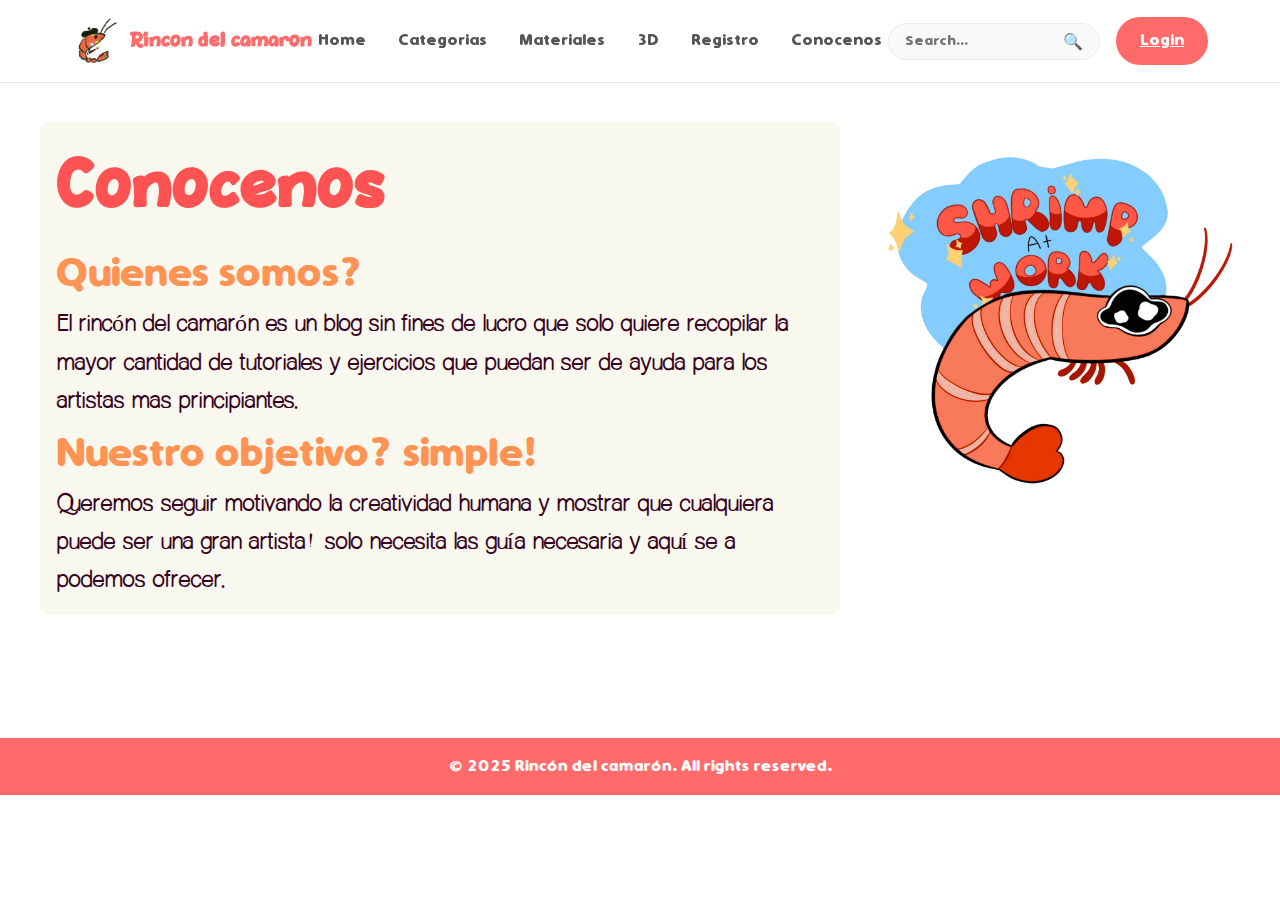
<file: web/AbouUs.html>
<!DOCTYPE html>
<html lang="es">
<head>
    <meta charset="UTF-8">
    <meta name="viewport" content="width=device-width, initial-scale=1.0">
    <title>Sobre nosotros</title>
    <link rel="stylesheet" href="../css/styleLI.css">
    <link rel="shortcut icon" href="../img/icono.png" type="image/x-icon">
</head>
<body>
    <header class="header">
        <div class="nav-container">
            <div class="logo-section">
                <img height="50px" src="../img/icono.png" alt="">
                <span class="logo-text">Rincon del camaron</span>
            </div>
            
            <nav class="navigation">
               <a href="../index.html" class="nav-link">Home</a>
                <a href="./Categorias.html" class="nav-link">Categorias</a>
                <a href="./Materiales.html" class="nav-link">Materiales</a>
                <a href="#" class="nav-link">3D</a>
                <a href="./Registro.html" class="nav-link">Registro</a>
                <a href="./AbouUs.html" class="nav-link">Conocenos</a>
            </nav>
            
            <div class="header-actions">
                <div class="search-container">
                    <input type="text" placeholder="Search..." class="search-input">
                    <button class="search-btn">🔍</button>
                </div>
                <a href="LogIn.html" class="login-btn">Login</a>
            </div>
        </div>
    </header>
<!-- Encabezado -->
 <main class="main-about">
    <div class="about-gal">
        <section class="about-us">
            <h2 class="about-title">Conocenos</h2>
            <h1 class="about-q">Quienes somos?</h1>
            <p class="about-text">
                El rincón del camarón es un  blog sin fines de lucro que solo quiere recopilar la mayor cantidad de tutoriales y ejercicios que puedan ser de ayuda para los artistas mas principiantes.
            </p>
            <h3 class="about-q">Nuestro objetivo? simple!</h3>
            <p class="about-text">
                Queremos seguir motivando la creatividad humana y mostrar que cualquiera puede ser una gran artista! solo necesita las guía necesaria y aquí se a podemos ofrecer.
            </p>
        </section> 
        <div class="about-us-image">
                <img src="../img/camaron.png" alt="Drawing image">
            </div>
        </div>
    </main>


    <!-- PieDePagina -->
        <footer>
           <p>&copy; 2025 Rincón del camarón. All rights reserved.</p>
        </footer>
</body>
</html>
</file>
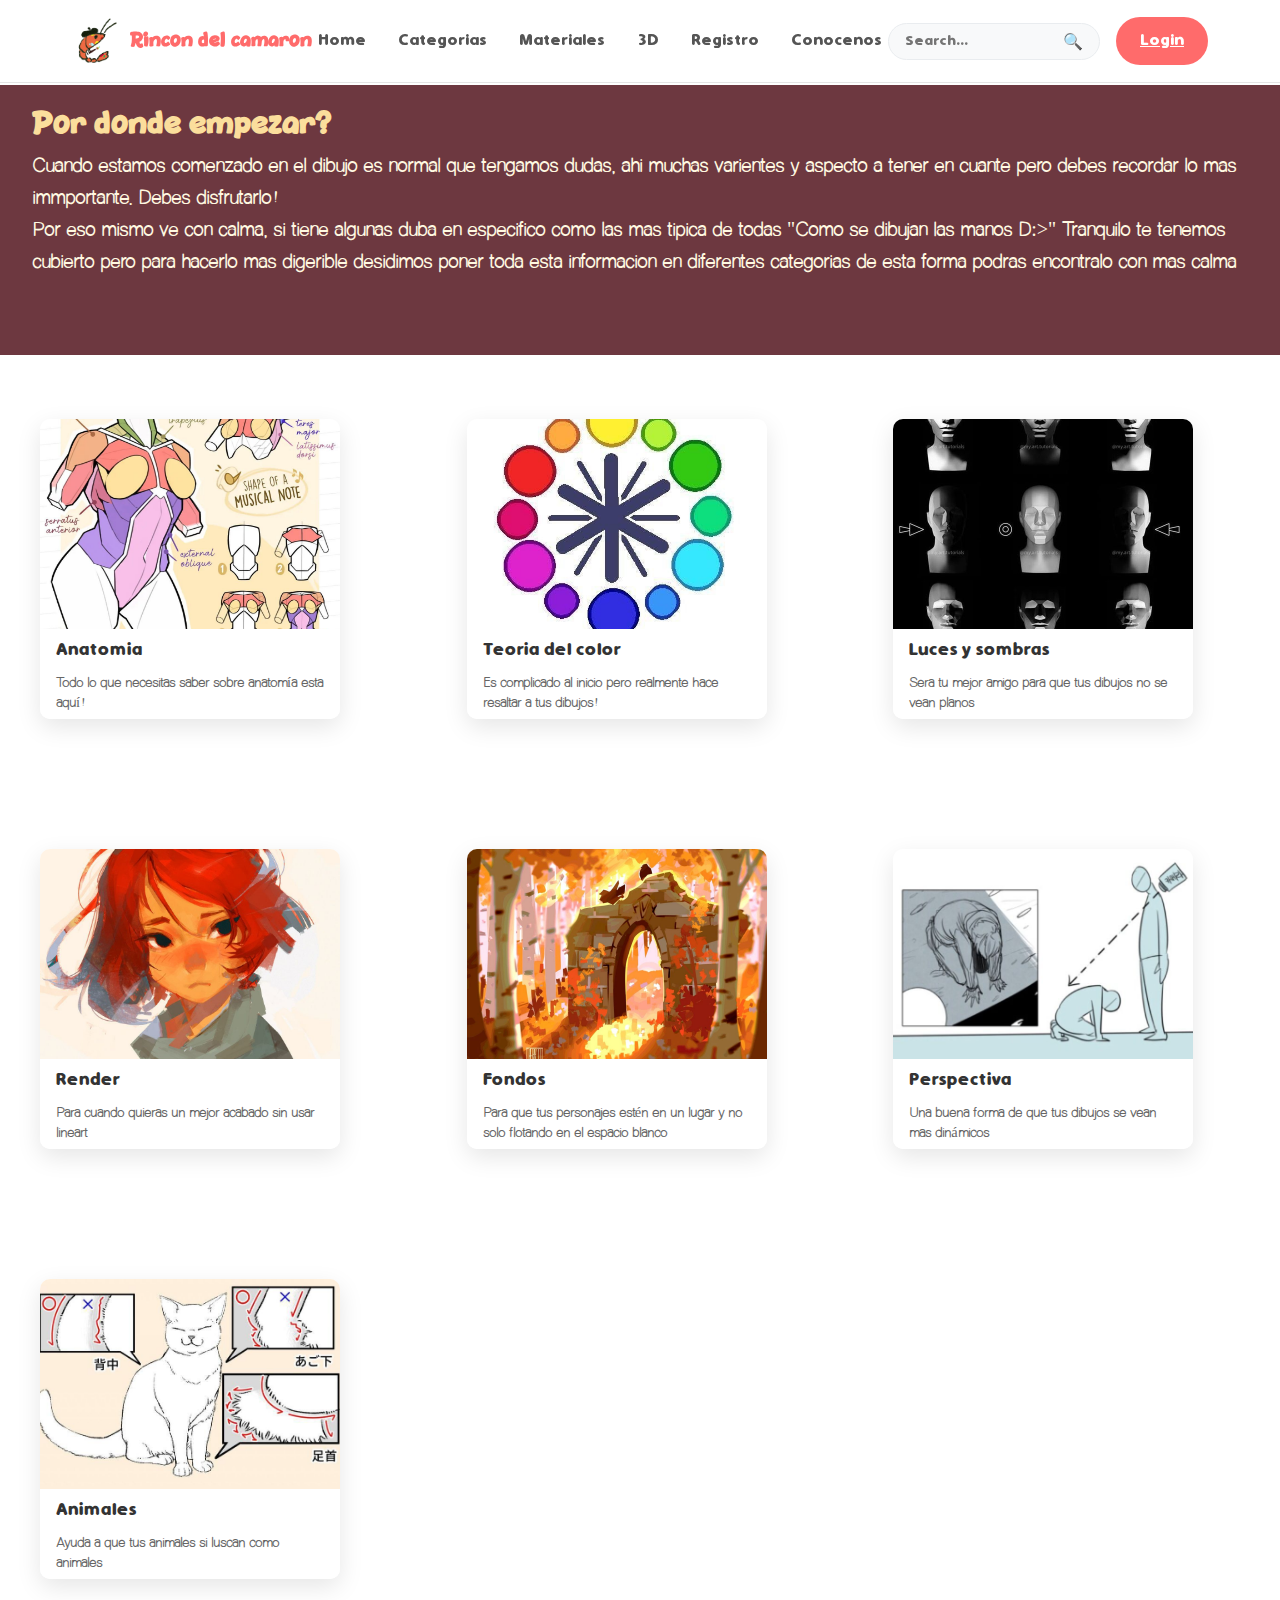
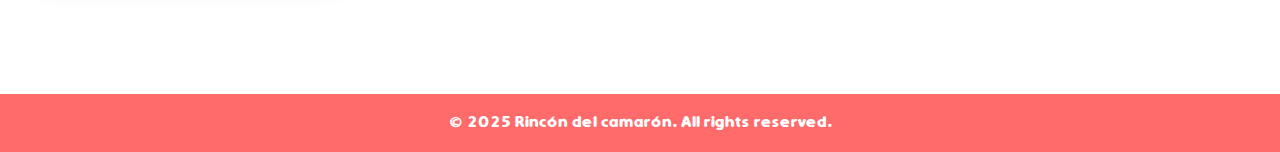
<file: web/Categorias.html>
<!DOCTYPE html>
<html lang="es">
<head>
    <meta charset="UTF-8">
    <meta name="viewport" content="width=device-width, initial-scale=1.0">
    <title>Categorias</title>
    <link rel="stylesheet" href="../css/styleLI.css">
    <link rel="shortcut icon" href="../img/icono.png" type="image/x-icon">
</head>
<body>
    <header class="header">
        <div class="nav-container">
            <div class="logo-section">
                <img height="50px" src="../img/icono.png" alt="">
                <span class="logo-text">Rincon del camaron</span>
            </div>
            
            <nav class="navigation">
                <a href="../index.html" class="nav-link">Home</a>
                <a href="./Categorias.html" class="nav-link">Categorias</a>
                <a href="./Materiales.html" class="nav-link">Materiales</a>
                <a href="#" class="nav-link">3D</a>
                <a href="./Registro.html" class="nav-link">Registro</a>
                <a href="./AbouUs.html" class="nav-link">Conocenos</a>
            </nav>
            
            <div class="header-actions">
                <div class="search-container">
                    <input type="text" placeholder="Search..." class="search-input">
                    <button class="search-btn">🔍</button>
                </div>
                <a href="LogIn.html" class="login-btn">Login</a>
            </div>
        </div>
    </header>

    <main class="des-principal">
        <section class="des-section">
            <div class="des-content">
                <h3 class="titulo">
            Por donde empezar?
        </h3>
        <p class="expl-text"> Cuando estamos comenzado en el dibujo es normal que tengamos dudas, ahi muchas varientes y aspecto a tener en cuante pero debes recordar lo mas immportante. Debes disfrutarlo! </p>
        <p class="expl-text"> Por eso mismo ve con calma, si tiene algunas duba en especifico como las mas tipica de todas "Como se dibujan las manos D:>" Tranquilo te tenemos cubierto pero para hacerlo mas digerible desidimos poner toda esta informacion en diferentes categorias de esta forma podras encontralo con mas calma</p>
   
            </div>
        </section>
    </main>

<section class="gallery-categoris">
            <div class="gallery-wrapper">
                <div class="gallery-container">
                    <div class="gallery-item">
                        <div class="gallery-card">
                            <img src="../img/Anatomia.jpg" alt="Comic Art" class="card-image">
                            <div class="card-content">
                                <h3 class="card-title">Anatomia</h3>
                                   <p class="card-description">Todo lo que necesitas saber sobre anatomía esta aquí!
                                   </p>
                            </div>
                        </div>
                    </div>
                    <div class="gallery-item">
                        <div class="gallery-card">
                            <img src="../img/Color.jpg" alt="Comic Art" class="card-image">
                            <div class="card-content">
                                <h3 class="card-title">Teoria del color</h3>
                                <p class="card-description">Es complicado al inicio pero realmente hace resaltar a tus dibujos!</p>
                            </div>
                        </div>
                    </div>
                    <div class="gallery-item">
                        <div class="gallery-card">
                            <img src="../img/L&S.jpg" alt="Comic Art" class="card-image">
                            <div class="card-content">
                                <h3 class="card-title">Luces y sombras</h3>
                                <p class="card-description">Sera tu mejor amigo para que tus dibujos no se vean planos</p>
                            </div>
                        </div>
                    </div>
                    <div class="gallery-item">
                        <div class="gallery-card">
                            <img src="../img/render.jpg" alt="Comic Art" class="card-image">
                            <div class="card-content">
                                <h3 class="card-title">Render</h3>
                                <p class="card-description">Para cuando quieras un mejor acabado sin usar lineart</p>
                            </div>
                        </div>
                    </div>
                    <div class="gallery-item">
                        <div class="gallery-card">
                            <img src="../img/fondos.jpg" alt="Comic Art" class="card-image">
                            <div class="card-content">
                                <h3 class="card-title">Fondos</h3>
                                <p class="card-description">Para que tus personajes estén en un lugar y no solo flotando en el espacio blanco</p>
                            </div>
                        </div>
                    </div>
                    <div class="gallery-item">
                        <div class="gallery-card">
                            <img src="../img/perspectiva.jpg" alt="Comic Art" class="card-image">
                            <div class="card-content">
                                <h3 class="card-title">Perspectiva</h3>
                                <p class="card-description">Una buena forma de que tus dibujos se vean mas dinámicos </p>
                            </div>
                        </div>
                    </div>
                    <div class="gallery-item">
                        <div class="gallery-card">
                            <img src="../img/animales.jpg" alt="Comic Art" class="card-image">
                            <div class="card-content">
                                <h3 class="card-title">Animales</h3>
                                <p class="card-description">Ayuda a que tus animales si luscan como animales</p>
                            </div>
                        </div>
                    </div>
                    
        </section>
        <footer>
           <p>&copy; 2025 Rincón del camarón. All rights reserved.</p>
        </footer>
</body>
</html>
</file>
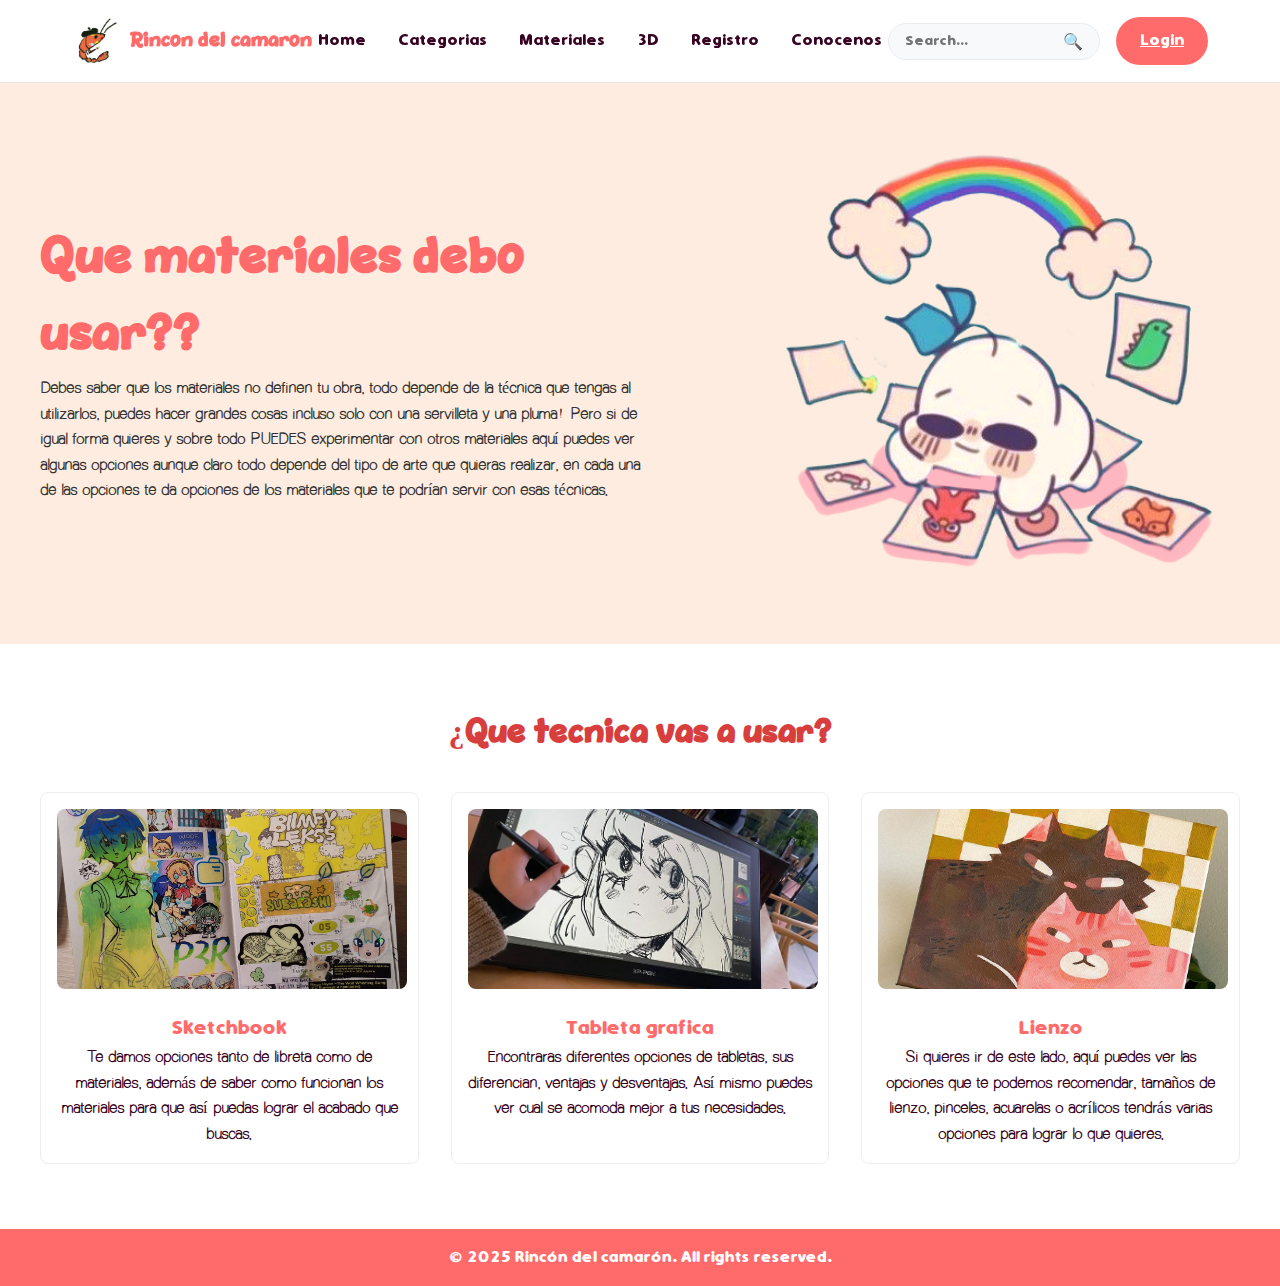
<file: web/Materiales.html>
<!DOCTYPE html>
<html lang="es">
<head>
    <meta charset="UTF-8">
    <meta name="viewport" content="width=device-width, initial-scale=1.0">
    <title>Materiales</title>
    <link rel="stylesheet" href="../css/styleMa.css">
    <link rel="shortcut icon" href="../img/icono.png" type="image/x-icon">
</head>
<body>
    <header class="header">
        <div class="nav-container">
            <div class="logo-section">
                <img height="50px" src="../img/icono.png" alt="">
                <span class="logo-text">Rincon del camaron</span>
            </div>
            
            <nav class="navigation">
                <a href="../index.html" class="nav-link">Home</a>
                <a href="./Categorias.html" class="nav-link">Categorias</a>
                <a href="./Materiales.html" class="nav-link">Materiales</a>
                <a href="#" class="nav-link">3D</a>
                <a href="./Registro.html" class="nav-link">Registro</a>
                <a href="./AbouUs.html" class="nav-link">Conocenos</a>
            </nav>
            
            <div class="header-actions">
                <div class="search-container">
                    <input type="text" placeholder="Search..." class="search-input">
                    <button class="search-btn">🔍</button>
                </div>
                <a href="LogIn.html" class="login-btn">Login</a>
            </div>
        </div>
    </header>

    <main class="main-content">
        <section class="hero-shading">
            <div class="hero-shading-content">
                <div class="hero-shading-text">
                    <h2 class="tittle">Que materiales debo usar??</h2>
                    <p class="text">Debes saber que los materiales no definen tu obra, todo depende de la técnica que tengas al utilizarlos, puedes hacer grandes cosas incluso solo con una servilleta y una pluma! Pero si de igual forma quieres y sobre todo PUEDES experimentar con otros materiales aquí puedes ver algunas opciones aunque claro todo depende del tipo de arte que quieras realizar, en cada una de las opciones te da opciones de los materiales que te podrían servir con esas técnicas.</p>
                </div>
                <div class="hero-shading-image">
                    <img src="../img/banner.png" alt="Shading">
                </div>
            </div>
        </section>

 <section class="new-arrivals">
            <h2>¿Que tecnica vas a usar?</h2>
            <div class="product-grid">
                <div class="mate-card">
                    <img src="../img/sketch.jpg" alt="Digital Notepad">
                    <h3>Sketchbook</h3>
                    <p>Te damos opciones tanto de libreta como de materiales, además de saber como funcionan los materiales para que así puedas lograr el acabado que buscas.</p>
                </div>
                <div class="mate-card">
                    <img src="../img/Tableta.jpg" alt="Monthly Planner">
                    <h3>Tableta grafica</h3>
                    <p>Encontraras diferentes opciones de tabletas, sus diferencian, ventajas y desventajas. Así mismo puedes ver cual se acomoda mejor a tus necesidades.</p>
                </div>
                <div class="mate-card">
                    <img src="../img/lienzo.jpg" alt="Art Print Series">
                    <h3>Lienzo</h3>
                    <p>Si quieres ir de este lado, aquí puedes ver las opciones que te podemos recomendar, tamaños de lienzo, pinceles, acuarelas o acrílicos tendrás varias opciones para lograr lo que quieres.</p>
                </div>
            </div>
        </section>
    </main>




<footer>
           <p>&copy; 2025 Rincón del camarón. All rights reserved.</p>
        </footer>
</body>
</html>
</file>
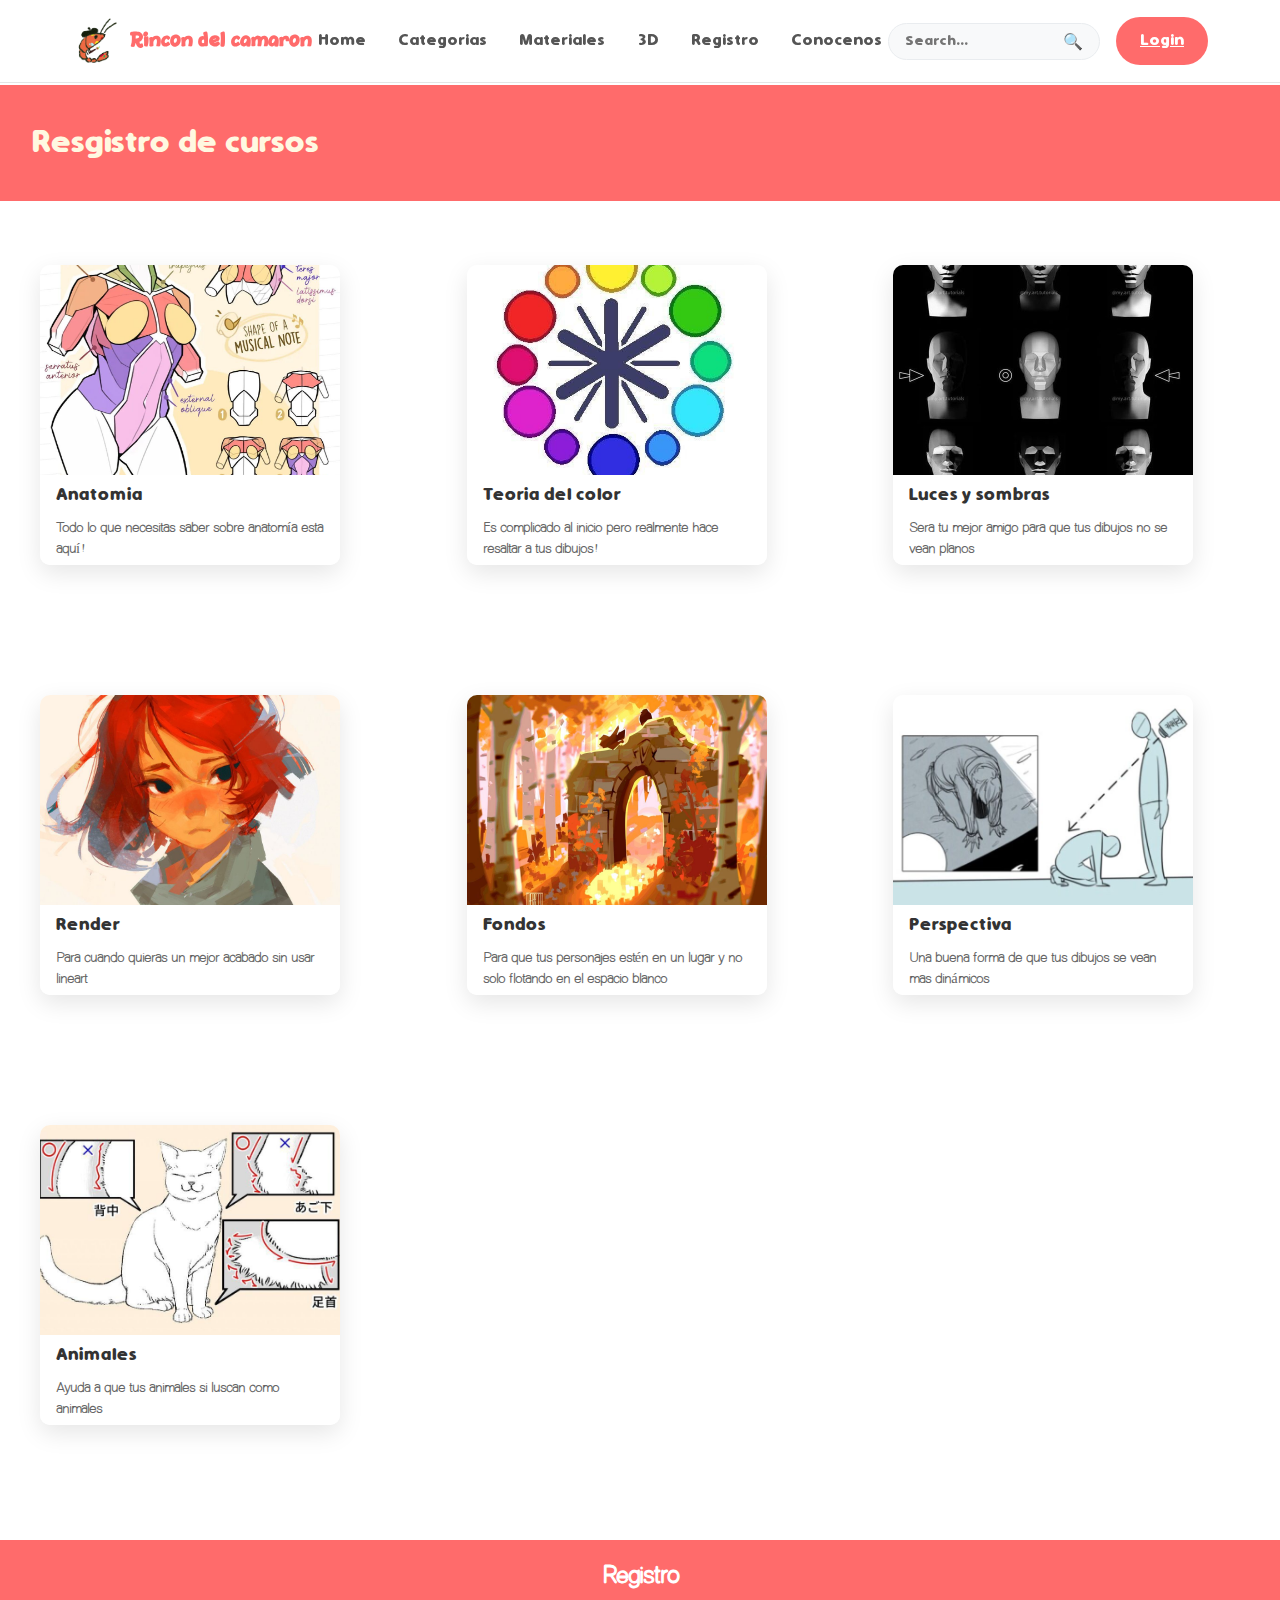
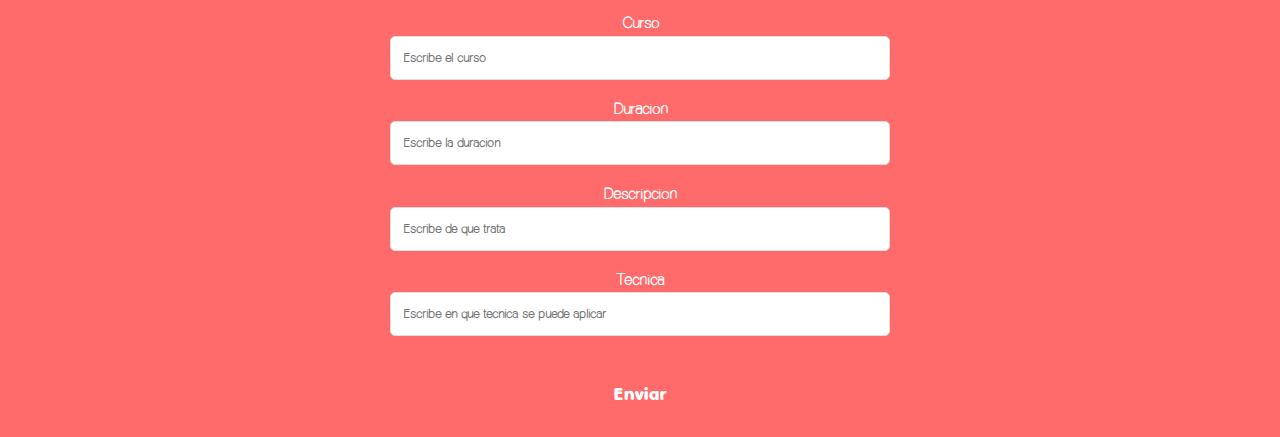
<file: web/Registro.html>
<!DOCTYPE html>
<html lang="es">
<head>
    <meta charset="UTF-8">
    <meta name="viewport" content="width=device-width, initial-scale=1.0">
    <title>Categorias</title>
    <link rel="stylesheet" href="../css/styleLI.css">
    <link rel="shortcut icon" href="../img/icono.png" type="image/x-icon">
</head>
<body>
    <header class="header">
        <div class="nav-container">
            <div class="logo-section">
                <img height="50px" src="../img/icono.png" alt="">
                <span class="logo-text">Rincon del camaron</span>
            </div>
            
            <nav class="navigation">
                <a href="../index.html" class="nav-link">Home</a>
                <a href="./Categorias.html" class="nav-link">Categorias</a>
                <a href="./Materiales.html" class="nav-link">Materiales</a>
                <a href="#" class="nav-link">3D</a>
                <a href="./Registro.html" class="nav-link">Registro</a>
                <a href="./AbouUs.html" class="nav-link">Conocenos</a>
            </nav>
            
            <div class="header-actions">
                <div class="search-container">
                    <input type="text" placeholder="Search..." class="search-input">
                    <button class="search-btn">🔍</button>
                </div>
                <a href="LogIn.html" class="login-btn">Login</a>
            </div>
        </div>
    </header>

    <main class="des-principal-re">
        <h1>Resgistro de cursos</h1>
    </main>

<section class="gallery-categoris">
            <div class="gallery-wrapper">
                <div class="gallery-container">
                    <div class="gallery-item">
                        <div class="gallery-card">
                            <img id="anatomía" src="../img/Anatomia.jpg" alt="Comic Art" class="card-image">
                            <div class="card-content">
                                <h3 class="card-title">Anatomia</h3>
                                   <p class="card-description">Todo lo que necesitas saber sobre anatomía esta aquí!
                                   </p>
                            </div>
                        </div>
                    </div>
                    <div class="gallery-item">
                        <div class="gallery-card">
                            <img id="color" src="../img/Color.jpg" alt="Comic Art" class="card-image">
                            <div class="card-content">
                                <h3 class="card-title">Teoria del color</h3>
                                <p class="card-description">Es complicado al inicio pero realmente hace resaltar a tus dibujos!</p>
                            </div>
                        </div>
                    </div>
                    <div class="gallery-item">
                        <div class="gallery-card">
                            <img id="luz" src="../img/L&S.jpg" alt="Comic Art" class="card-image">
                            <div class="card-content">
                                <h3 class="card-title">Luces y sombras</h3>
                                <p class="card-description">Sera tu mejor amigo para que tus dibujos no se vean planos</p>
                            </div>
                        </div>
                    </div>
                    <div class="gallery-item">
                        <div class="gallery-card">
                            <img id="render" src="../img/render.jpg" alt="Comic Art" class="card-image">
                            <div class="card-content">
                                <h3 class="card-title">Render</h3>
                                <p class="card-description">Para cuando quieras un mejor acabado sin usar lineart</p>
                            </div>
                        </div>
                    </div>
                    <div class="gallery-item">
                        <div class="gallery-card">
                            <img id="fondos" src="../img/fondos.jpg" alt="Comic Art" class="card-image">
                            <div class="card-content">
                                <h3 class="card-title">Fondos</h3>
                                <p class="card-description">Para que tus personajes estén en un lugar y no solo flotando en el espacio blanco</p>
                            </div>
                        </div>
                    </div>
                    <div class="gallery-item">
                        <div class="gallery-card">
                            <img id="perspectiva" src="../img/perspectiva.jpg" alt="Comic Art" class="card-image">
                            <div class="card-content">
                                <h3 class="card-title">Perspectiva</h3>
                                <p class="card-description">Una buena forma de que tus dibujos se vean mas dinámicos </p>
                            </div>
                        </div>
                    </div>
                    <div class="gallery-item">
                        <div class="gallery-card">
                            <img id="animales" src="../img/animales.jpg" alt="Comic Art" class="card-image">
                            <div class="card-content">
                                <h3 class="card-title">Animales</h3>
                                <p class="card-description">Ayuda a que tus animales si luscan como animales</p>
                            </div>
                        </div>
                    </div>
                    
        </section>
        <footer>
        <form id="contact-form">
            <h2>Registro</h2>
            <div class="form-group">
                            <label for="curso" class="form-label">Curso</label>
                            <input type="curso" id="curso" name="curso" class="form-input" placeholder="Escribe el curso" required>
            </div>
            <div class="form-group">
                            <label for="tiempo" class="form-label">Duracion</label>
                            <input type="tiempo" id="tiempo" name="tiempo" class="tiempo" placeholder="Escribe la duracion" required>
            </div>
            <div class="form-group">
                            <label for="desc" class="form-label">Descripcion</label>
                            <input type="desc" id="desc" name="¿desc" class="form-input" placeholder="Escribe de que trata" required>
            </div>
            <div class="form-group">
                            <label for="tecnica" class="form-label">Tecnica</label>
                            <input type="tecnica" id="tecnica" name="tecnica" class="form-input" placeholder="Escribe en que tecnica se puede aplicar" required>
            </div>
            <button id="enviar"  class="submit-btn">Enviar</button>
        </form>
        </footer>
</body>
</html>
</file>
<file: css/styleLI.css>
/* Reset y configuración base */
* {
    margin: 0;
    padding: 0;
    box-sizing: border-box;
}

body {
    font-family: -apple-system, BlinkMacSystemFont, 'Segoe UI', Roboto, Oxygen, Ubuntu, Cantarell, sans-serif;
    line-height: 1.6;
    color: #333;
    background-image: url('https://i.pinimg.com/736x/79/68/8a/79688ae6ab6c49fd88d12e8e7c8b3984.jpg');
}

/* Header */
.header {
    background: rgba(255, 255, 255, 0.95);
    backdrop-filter: blur(10px);
    position: fixed;
    top: 0;
    left: 0;
    right: 0;
    z-index: 1000;
    border-bottom: 1px solid rgba(0, 0, 0, 0.1);
}

.des-principal-re h1{
    margin: 2rem;
    display: flex;
    align-content: center;
    font-family: 'simply';
    color:#fff8e1;

}
.des-principal-re{
    margin-top: 85px;
    background-color: #FF6B6B;
    padding: 0.2px;
}
.nav-container {
    max-width: 1200px;
    margin: 0 auto;
    display: flex;
    align-items: center;
    justify-content: space-between;
    padding: 1rem 2rem;
}

.logo-section {
    display: flex;
    align-items: center;
    gap: 0.5rem;
}

.logo-icon {
    font-size: 1.5rem;
}

.logo-text {
    font-family: 'renca';
    font-size: 1.2rem;
    font-weight: 600;
    color: #FF6B6B;
}

.navigation {
    display: flex;
    gap: 2rem;
}

.nav-link {
    font-family: 'simply';
    text-decoration: none;
    color: #555;
    font-weight: 500;
    transition: color 0.3s ease;
}

.nav-link:hover {
    color: #FF6B6B;
}

.header-actions {
    display: flex;
    align-items: center;
    gap: 1rem;
}

.search-container {
    font-family: 'simply';
    display: flex;
    align-items: center;
    background: #f8f9fa;
    border-radius: 25px;
    padding: 0.5rem 1rem;
    border: 1px solid #e9ecef;
}

.search-input {
    font-family: 'simply';
    border: none;
    background: none;
    outline: none;
    width: 150px;
    font-size: 0.9rem;
}

.search-btn {
    background: none;
    border: none;
    cursor: pointer;
    font-size: 1rem;
    margin-left: 0.5rem;
}

.login-btn {
    font-family: 'simply';
    background: #FF6B6B;
    color: white;
    border: none;
    padding: 0.7rem 1.5rem;
    border-radius: 25px;
    font-weight: 500;
    cursor: pointer;
    transition: all 0.3s ease;
}

.login-btn:hover {
    background: #FF5252;
    transform: translateY(-2px);
    box-shadow: 0 4px 12px rgba(255, 107, 107, 0.3);
}

.des-principal{
    margin-top: 85px;
}

.des-section{
    height: 30vh;
    position: relative;
    display: flex;
    align-items: flex-start;
    justify-content: flex-start;
    width: 100%;
}

.des-section::before{
    content: '';
    position: absolute;
    top: 0;
    left: 0;
    right: 0;
    bottom: 0;
    background: url('https://i.pinimg.com/736x/5a/8b/b4/5a8bb459020148842156b8a67280e71b.jpg') center/cover;
    background-attachment: absolute;
    z-index: 1;
}

.des-section::after{
    content: '';
    position: absolute;
    top: 0;
    left: 0;
    right: 0;
    bottom: 0;
    background:rgba(72, 6, 16, 0.8) 0%;
    z-index: 2;
}

.des-content {
    position: relative;
    z-index: 3;
    padding: 0 2rem;
}



/* zzzzzzzzzzz */
.titulo{
    font-family: 'renca';
    margin-top: 1rem;
    color: #fbde9c;
    font-size: 30px;
}

.expl-text{
    font-family: 'aeril';
    color: #fff8e1;
    font-size: 20px;
}

.gallery-categoris{
    padding: 4rem 2rem;
}

.gallery-wrapper {
    max-width: 1200px;
    margin: 0 auto;
    display: flex;
    gap: 2rem;
    align-items: flex-start;
}

.gallery-container {
    flex: 1;
    display: grid;
    grid-template-columns: repeat(auto-fit, minmax(280px, 1fr));
    gap: 5rem;
}


.gallery-item {
    height:350px;
    width: 300px;
}

.gallery-card {
    height: 300px;
    border-radius: 10px;
    overflow: hidden;
    position: relative;
    box-shadow: 0 8px 24px rgba(0, 0, 0, 0.1);
    display: flex;
    flex-direction: column;
    transition-duration: 0.3s;
}

.gallery-card:hover{
     transition-duration: 0.3s;
     transform: translateY(-8px);
     box-shadow: #555 0px 8px 24px;
}
.gallery-link{
    text-decoration: none;
}
.card-image {
    width: 100%;
    height: 70%;
    object-fit: cover;
}

.card-content {
    padding: 1rem;
    background: white;
    height: 30%;
    display: flex;
    flex-direction: column;
    justify-content: center;
}

.card-title {
     font-family: 'simply';
    font-size: 1.1rem;
    font-weight: 600;
    color: #333;
    margin-bottom: 0.5rem;
}

.card-description {
     font-family: 'aeril';
    font-size: 0.9rem;
    color: #666;
    line-height: 1.4;
}

.main-about{
    margin-top: 90px;
    margin-bottom: 90px;
    padding-left: 0.5rem;
}

.about-us{
    align-items: center;
    max-width: 800px;
    background-color: rgba(246, 245, 231, 0.7);
    padding: 1rem;
    border-radius: 10px;
}

.about-gal {
    padding: 2rem;
    display: flex;
    gap: 2rem;
    align-items: flex-start;
}
.about-title{
    font-size: 4rem;
    font-family: 'renca';
    color: #FF5252;;
}

.about-q{
    font-size: 2.5rem;
    font-family: 'simply';
    color: #ff9354;;
}

.about-text{
    font-size: 1.5rem;
    font-family: 'aeril';
    color: #380322;
}

.about-us-image{
    width: 650px;   /* Ajusta el tamaño según lo que necesites */
    height: auto;   /* Mantiene la proporción */
    align-items: flex-end;
    display: flex;
}
.about-us-image img {
    width: 100%;
    height: auto;
    max-width: 650px; /* O el tamaño que prefieras */
}

footer {
     font-family: 'simply';
    text-align: center;
    padding: 1rem;
    background: #FF6B6B;
    color: white;
    border-top: 1px solid ;
}


/* Registro */

.submit-btn {
    font-family: 'simply';
    background: #FF6B6B;
    color: white;
    border: none;
    padding: 1rem;
    border-radius: 10px;
    font-size: 1.1rem;
    font-weight: 600;
    cursor: pointer;
    transition: all 0.3s ease;
    margin-top: 1rem;
}

.submit-btn:hover {
    background: #FF5252;
    transform: translateY(-2px);
    box-shadow: 0 4px 12px rgba(255, 107, 107, 0.3);
}

#contact-form {
    max-width: 500px;
    margin: 0 auto;
    display: flex;
    flex-direction: column;
    gap: 1rem;
    font-family: 'aeril';
}

#contact-form input,
#contact-form textarea {
    width: 100%;
    padding: 0.75rem;
    border: 1px solid #ddd;
    border-radius: 5px;
    font-family: 'aeril';
}

#contact-form button {
    width: 100%;
}

@font-face { /* Titulo*/
    font-family: renca;
    src: url(../fonts/Rencana.ttf);
} 

@font-face { /* Texto */
    font-family: aeril;
    src: url(../fonts/Aerial_Demo.ttf);
}

@font-face { /* SubTitulo */
    font-family: simply;
    src: url(../fonts/Simply\ Rounded\ Bold.ttf);
}
</file>
<file: css/styleMa.css>
/* Reset y configuración base */
* {
    margin: 0;
    padding: 0;
    box-sizing: border-box;
}

body {
    font-family: -apple-system, BlinkMacSystemFont, 'Segoe UI', Roboto, Oxygen, Ubuntu, Cantarell, sans-serif;
    line-height: 1.6;
    color: #333;
    background-image: url('https://i.pinimg.com/736x/79/68/8a/79688ae6ab6c49fd88d12e8e7c8b3984.jpg');
}

/* Header */
.header {
    background: rgba(255, 255, 255, 0.95);
    backdrop-filter: blur(10px);
    position: fixed;
    top: 0;
    left: 0;
    right: 0;
    z-index: 1000;
    border-bottom: 1px solid rgba(0, 0, 0, 0.1);
}

.nav-container {
    max-width: 1200px;
    margin: 0 auto;
    display: flex;
    align-items: center;
    justify-content: space-between;
    padding: 1rem 2rem;
}

.logo-section {
    display: flex;
    align-items: center;
    gap: 0.5rem;
}

.logo-icon {
    font-size: 1.5rem;
}

.logo-text {
    font-family: 'renca';
    font-size: 1.2rem;
    font-weight: 600;
    color: #FF6B6B;
}

.navigation {
    display: flex;
    gap: 2rem;
}

.nav-link {
    font-family: 'simply';
    text-decoration: none;
    color: #380322;
    font-weight: 500;
    transition: color 0.3s ease;
}

.nav-link:hover {
    color: #FF6B6B;
}

.header-actions {
    display: flex;
    align-items: center;
    gap: 1rem;
}

.search-container {
    font-family: 'simply';
    display: flex;
    align-items: center;
    background: #f8f9fa;
    border-radius: 25px;
    padding: 0.5rem 1rem;
    border: 1px solid #e9ecef;
}

.search-input {
    font-family: 'simply';
    border: none;
    background: none;
    outline: none;
    width: 150px;
    font-size: 0.9rem;
}

.search-btn {
    background: none;
    border: none;
    cursor: pointer;
    font-size: 1rem;
    margin-left: 0.5rem;
}

.login-btn {
    font-family: 'simply';
    background: #FF6B6B;
    color: white;
    border: none;
    padding: 0.7rem 1.5rem;
    border-radius: 25px;
    font-weight: 500;
    cursor: pointer;
    transition: all 0.3s ease;
}

.login-btn:hover {
    background: #FF5252;
    transform: translateY(-2px);
    box-shadow: 0 4px 12px rgba(255, 107, 107, 0.3);
}

/* Contenido principal */
.main-content {
    margin-top: 80px;
}

.hero-shading {
    background-color: #fdecdf;
    padding: 4rem 2rem;
}

.hero-shading-content {
    display: flex;
    align-items: center;
    justify-content: space-between;
    max-width: 1200px;
    margin: 0 auto;
}

.hero-shading-text {
    font-family: 'aeril';
    flex: 1;
}

.hero-shading-text h2 {
    font-family: 'renca';
    font-size: 3rem;
    color: #FF6B6B;
}


.hero-shading-image {
    flex: 1;
    text-align: right;
}

.hero-shading-image img {
    width: 80%;
    border-radius: 8px;
}


.new-arrivals {
    text-align: center;
    padding: 4rem 2rem;
}

.new-arrivals h2 {
    font-family: 'renca';
    font-size: 2rem;
    color: #d83e3e;
    margin-bottom: 2rem;
}

.product-grid {
    display: grid;
    grid-template-columns: repeat(auto-fit, minmax(250px, 1fr));
    gap: 2rem;
    max-width: 1200px;
    margin: 0 auto;
}

.mate-card {
    background-color: white;
    border: 1px solid #eee;
    border-radius: 8px;
    padding: 1rem;
     transition-duration: 0.3s;
}

.mate-card img {
     width: 350px;      /* Tamaño fijo horizontal */
    height: 180px;
    object-fit: cover;
    border-radius: 8px;
    margin-bottom: 1rem;
}

.mate-card h3 {
    font-size: 1.25rem;
    color: #FF6B6B;
    font-family: 'simply';
}

.mate-card p {
    color: #380322;
    font-family: 'aeril';
}

.mate-card:hover{
    
     transition-duration: 0.3s;
     transform: translateY(-8px);
     box-shadow: #555 0px 8px 24px;
}



/* PieDePagina */


footer {
     font-family: 'simply';
    text-align: center;
    padding: 1rem;
    background: #FF6B6B;
    color: white;
    border-top: 1px solid ;
}

/* Fuentes */

@font-face { /* Titulo*/
    font-family: renca;
    src: url(../fonts/Rencana.ttf);
} 

@font-face { /* Texto */
    font-family: aeril;
    src: url(../fonts/Aerial_Demo.ttf);
}

@font-face { /* SubTitulo */
    font-family: simply;
    src: url(../fonts/Simply\ Rounded\ Bold.ttf);
}
</file>
